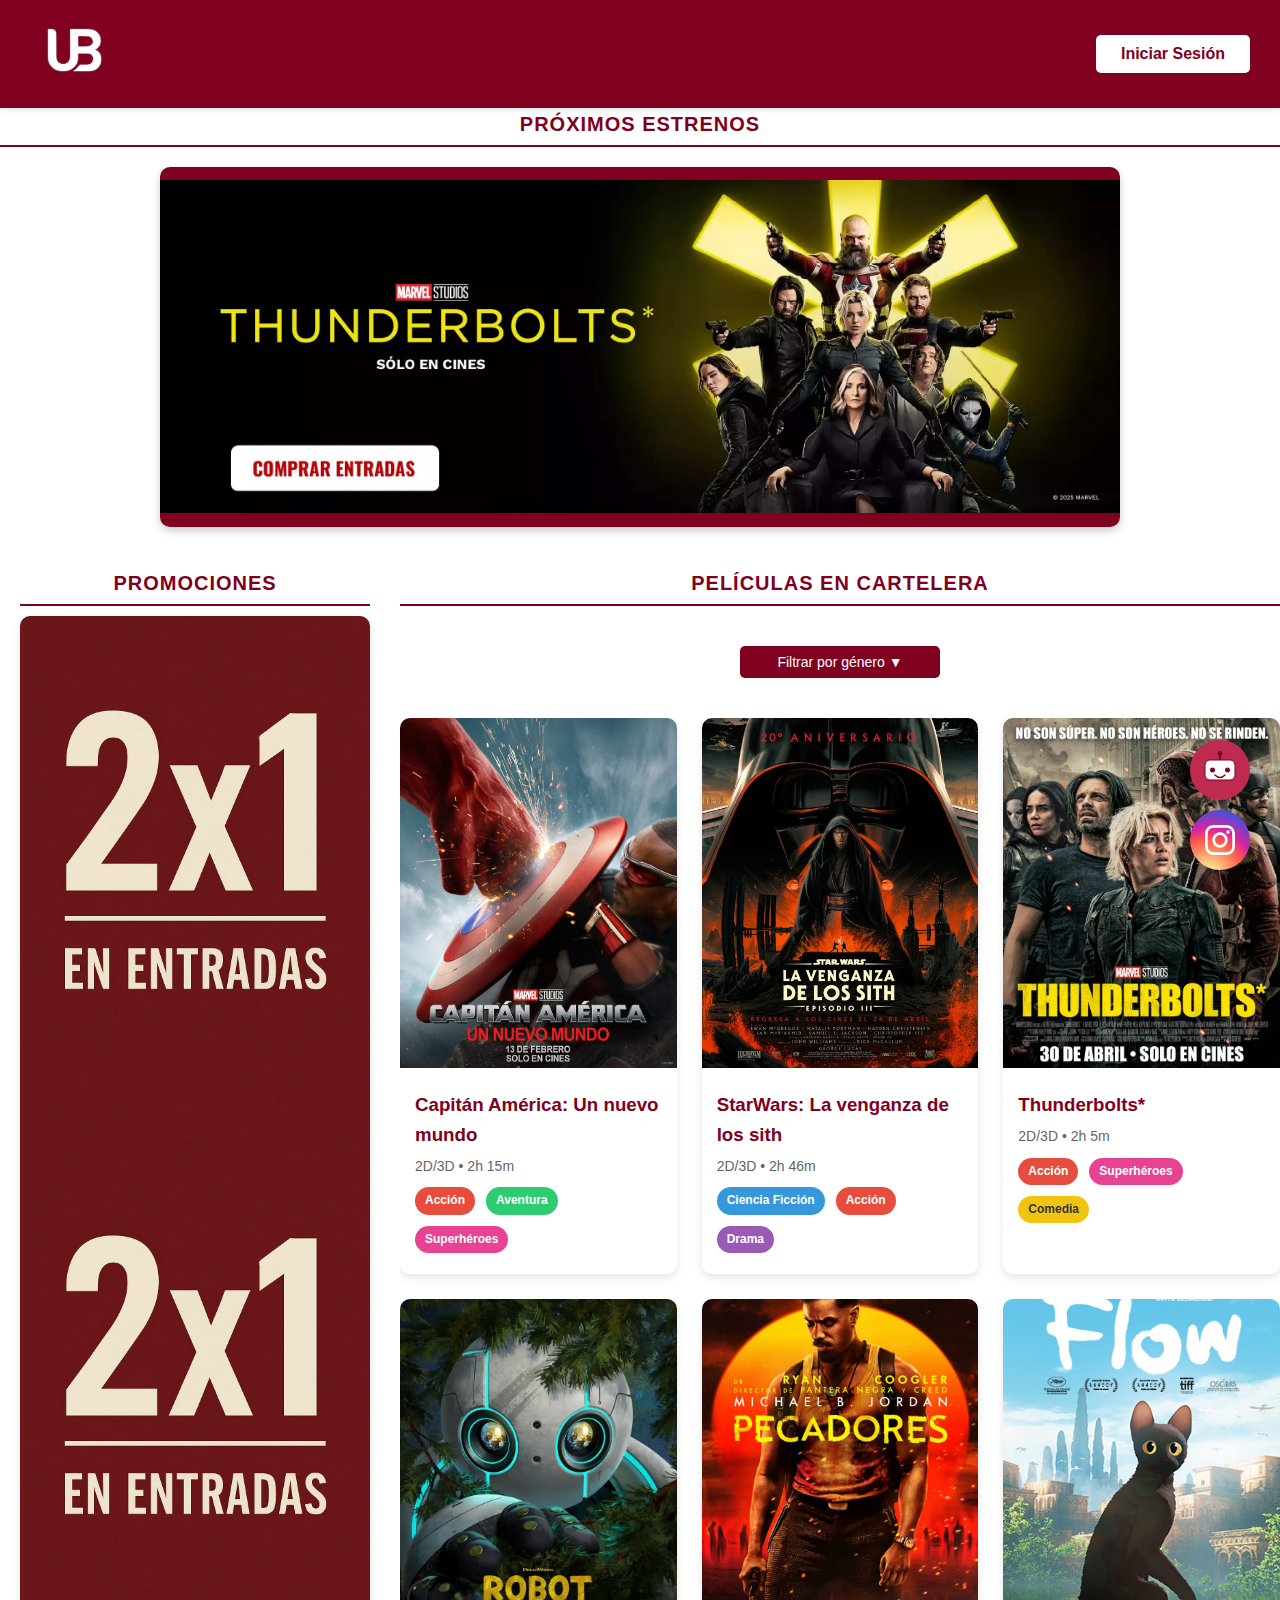
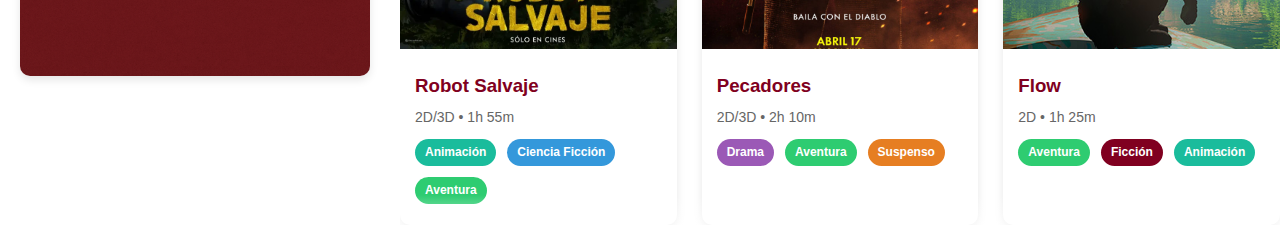
<file: index.html>
<!DOCTYPE html>
<html lang="es">
<head>
    <meta charset="UTF-8">
    <meta name="viewport" content="width=device-width, initial-scale=1.0">
    <title>Cine-Teatro-Central</title>
    <link rel="stylesheet" href="stylesIndex.css">
</head>
<body>
    <!-- Encabezado -->
    <header>
        <a href="index.html" aria-label="Volver a la página principal">
            <div class="logo">
                <img src="imagenes/logo1.png" alt="CineStar Logo" width="120" height="70">
            </div>
        </a>
        <a class="iniciarSecion" href="login.html" aria-label="Volver a la página principal">
            <div class="header-right">
                <button id="loginBtn" aria-label="Iniciar sesión">Iniciar Sesión</button>
            </div>
        </a>
    </header>

    <!-- Botón flotante de Instagram -->
    <a href="" target="_blank" class="instagram-float" aria-label="Síguenos en Instagram">
        <svg xmlns="http://www.w3.org/2000/svg" viewBox="0 0 24 24" width="30" height="30">
            <path fill="white" d="M12 2.163c3.204 0 3.584.012 4.85.07 3.252.148 4.771 1.691 4.919 4.919.058 1.265.069 1.645.069 4.849 0 3.205-.012 3.584-.069 4.849-.149 3.225-1.664 4.771-4.919 4.919-1.266.058-1.644.07-4.85.07-3.204 0-3.584-.012-4.849-.07-3.26-.149-4.771-1.699-4.919-4.92-.058-1.265-.07-1.644-.07-4.849 0-3.204.013-3.583.07-4.849.149-3.227 1.664-4.771 4.919-4.919 1.266-.057 1.645-.069 4.849-.069zM12 0C8.741 0 8.333.014 7.053.072 2.695.272.273 2.69.073 7.052.014 8.333 0 8.741 0 12c0 3.259.014 3.668.072 4.948.2 4.358 2.618 6.78 6.98 6.98C8.333 23.986 8.741 24 12 24c3.259 0 3.668-.014 4.948-.072 4.354-.2 6.782-2.618 6.979-6.98.059-1.28.073-1.689.073-4.948 0-3.259-.014-3.667-.072-4.947-.196-4.354-2.617-6.78-6.979-6.98C15.668.014 15.259 0 12 0zm0 5.838a6.162 6.162 0 100 12.324 6.162 6.162 0 000-12.324zM12 16a4 4 0 110-8 4 4 0 010 8zm6.406-11.845a1.44 1.44 0 100 2.881 1.44 1.44 0 000-2.881z"/>
        </svg>
    </a>

    <!-- Botón flotante del chatbot -->
    <div class="chatbot-float" id="chatbotButton" aria-label="Abrir chatbot de asistencia">
        <svg xmlns="http://www.w3.org/2000/svg" viewBox="0 0 100 100" width="50" height="50" aria-hidden="true">
            <!-- Cabeza del robot -->
            <rect x="20" y="30" width="60" height="40" rx="10" fill="white" stroke="#800020" stroke-width="2"/>
            
            <!-- Ojos -->
            <circle cx="35" cy="50" r="5" fill="#800020"/>
            <circle cx="65" cy="50" r="5" fill="#800020"/>
            
            <!-- Boca (línea curva sonriente) -->
            <path d="M40 60 Q50 70 60 60" stroke="#800020" stroke-width="3" fill="none" stroke-linecap="round"/>
            
            <!-- Antena -->
            <line x1="50" y1="20" x2="50" y2="30" stroke="#800020" stroke-width="4"/>
            <circle cx="50" cy="17" r="5" fill="#800020"/>
          </svg>
          
          
          
    </div>


    <!-- Contenedor del chatbot -->
    <div class="chatbot-container" id="chatbotContainer">
        <div class="chatbot-header">
            <h3>Asistencia Cine Belgrano</h3>
            <button class="close-chatbot" id="closeChatbot">&times;</button>
        </div>
        <div class="chatbot-messages" id="chatbotMessages">
            <!-- Mensajes aparecerán aquí -->
        </div>
        <div class="chatbot-input">
            <input type="text" id="chatbotInput" placeholder="Escribe tu pregunta..." aria-label="Escribe tu pregunta para el chatbot">
            <button id="sendMessage">Enviar</button>
        </div>
    </div>

    <!-- Carrusel principal reducido -->
    <h2 class="promo-title">Próximos Estrenos</h2>
    <div class="main-carousel-container">
        <div class="main-carousel" id="mainCarousel">
            
            <img src="imagenes/img01.jpg" alt="Película 1">
            <img src="imagenes/img02.jpg" alt="Película 2">
            <img src="imagenes/img03.jpg" alt="Película 3">
            
           
        </div>
    </div>

    <!-- Sección principal -->
    <main>
        <!-- Contenedor combinado de promociones y cartelera -->
        <div class="promo-and-movies">
            <!-- Carrusel promocional vertical con título -->
            <div>
                <h2 class="promo-title">Promociones</h2>
                <div class="promo-carousel-container">
                    <div class="promo-carousel" id="promoCarousel">
                        
                        <img src="imagenes/promo.png" alt="Promoción 1">
                        <img src="imagenes/promo.png" alt="Promoción 1">
                        <img src="imagenes/promo.png" alt="Promoción 1">
                        <img src="imagenes/promo.png" alt="Promoción 1">
                        <img src="imagenes/promo.png" alt="Promoción 1">
                        <img src="imagenes/promo.png" alt="Promoción 1">
                    </div>
                </div>
            </div>

            <!-- Películas en cartelera -->
            <section class="movies-grid">
                <h2 class="section-title">Películas en Cartelera</h2>
                <div class="filter-container">
                    <button class="filter-btn" id="filterBtn">Filtrar por género ▼</button>
                    <div class="filter-dropdown" id="filterDropdown">
                        <button class="filter-option" data-genre="all">Todos</button>
                        <button class="filter-option" data-genre="accion">Acción</button>
                        <button class="filter-option" data-genre="animacion">Animación</button>
                        <button class="filter-option" data-genre="aventura">Aventura</button>
                        <button class="filter-option" data-genre="ciencia-ficcion">Ciencia Ficción</button>
                        <button class="filter-option" data-genre="comedia">Comedia</button>
                        <button class="filter-option" data-genre="drama">Drama</button>
                        <button class="filter-option" data-genre="fantasia">Fantasía</button>
                        <button class="filter-option" data-genre="suspenso">Suspenso</button>
                        <button class="filter-option" data-genre="policial">Policial</button>
                        <button class="filter-option" data-genre="superheroes">Superhéroes</button>
                    </div>
                </div>
                <div class="movies-container">
                    <!-- Película 1 -->
                    <div class="movie-card" onclick="location.href='detalles.html'" data-genre="accion,aventura,superheroes">
                        <img src="imagenes/img1.jpeg" alt="Capitán América">
                        <div class="movie-info">
                            <h3>Capitán América: Un nuevo mundo</h3>
                            <p>2D/3D • 2h 15m</p>
                            <div class="movie-genres">
                                <span class="genre-tag" data-genre="accion">Acción</span>
                                <span class="genre-tag" data-genre="aventura">Aventura</span>
                                <span class="genre-tag" data-genre="superheroes">Superhéroes</span>
                            </div>
                        </div>
                    </div>

                    <!-- Película 2 -->
                    <div class="movie-card" onclick="location.href='detalles.html'" data-genre="ciencia-ficcion,accion,drama">
                        <img src="imagenes/img2.jpeg" alt="Duna">
                        <div class="movie-info">
                            <h3>StarWars: La venganza de los sith</h3>
                            <p>2D/3D • 2h 46m</p>
                            <div class="movie-genres">
                                <span class="genre-tag" data-genre="ciencia-ficcion">Ciencia Ficción</span>
                                <span class="genre-tag" data-genre="accion">Acción</span>
                                <span class="genre-tag" data-genre="drama">Drama</span>
                            </div>
                        </div>
                    </div>

                    <!-- Película 3 -->
                    <div class="movie-card" onclick="location.href='detalles.html'" data-genre="accion,superheroes,comedia">
                        <img src="imagenes/img3.jpeg" alt="Kung Fu Panda">
                        <div class="movie-info">
                            <h3>Thunderbolts*</h3>
                            <p>2D/3D • 2h 5m</p>
                            <div class="movie-genres">
                                <span class="genre-tag" data-genre="accion">Acción</span>
                                <span class="genre-tag" data-genre="superheroes">Superhéroes</span>
                                <span class="genre-tag" data-genre="comedia">Comedia</span>
                            </div>

                        </div>
                    </div>

                    <!-- Película 4 -->
                    <div class="movie-card" onclick="location.href='detalles.html'" data-genre="ciencia-ficcion,animacion,aventura">
                        <img src="imagenes/img4.jpeg" alt="Godzilla y Kong">
                        <div class="movie-info">
                            <h3>Robot Salvaje</h3>
                            <p>2D/3D • 1h 55m</p>
                            <div class="movie-genres">
                                <span class="genre-tag" data-genre="animacion">Animación</span>
                                <span class="genre-tag" data-genre="ciencia-ficcion">Ciencia Ficción</span>
                                <span class="genre-tag" data-genre="aventura">Aventura</span>
                            </div>
                            
                        </div>
                    </div>

                    <!-- Película 5 -->
                    <div class="movie-card" onclick="location.href='detalles.html'" data-genre="suspenso,aventura,drama">
                        <img src="imagenes/img5.jpeg" alt="Avatar">
                        <div class="movie-info">
                            <h3>Pecadores</h3>
                            <p>2D/3D • 2h 10m</p>
                            <div class="movie-genres">
                                <span class="genre-tag" data-genre="drama">Drama</span>
                                <span class="genre-tag" data-genre="aventura">Aventura</span>
                                <span class="genre-tag" data-genre="suspenso">Suspenso</span>
                            </div>

                        </div>
                    </div>

                    <!-- Película 6 -->
                    <div class="movie-card" onclick="location.href='detalles.html'" data-genre="aventura,Ficción,animacion">
                        <img src="imagenes/img6.jpeg" alt="The Batman">
                        <div class="movie-info">
                            <h3>Flow</h3>
                            <p>2D • 1h 25m</p>
                            <div class="movie-genres">
                                <span class="genre-tag" data-genre="aventura">Aventura</span>
                                <span class="genre-tag" data-genre="Ficción">Ficción</span>
                                <span class="genre-tag" data-genre="animacion">Animación</span>
                            </div>
                        </div>
                    </div>
                            
                    
                </div>
            </section>
        </div>
    </main>

    <script src="scriptsIndex.js"></script>
    <script src="scriptsChatbot.js"></script>
</body>
</html>
</file>
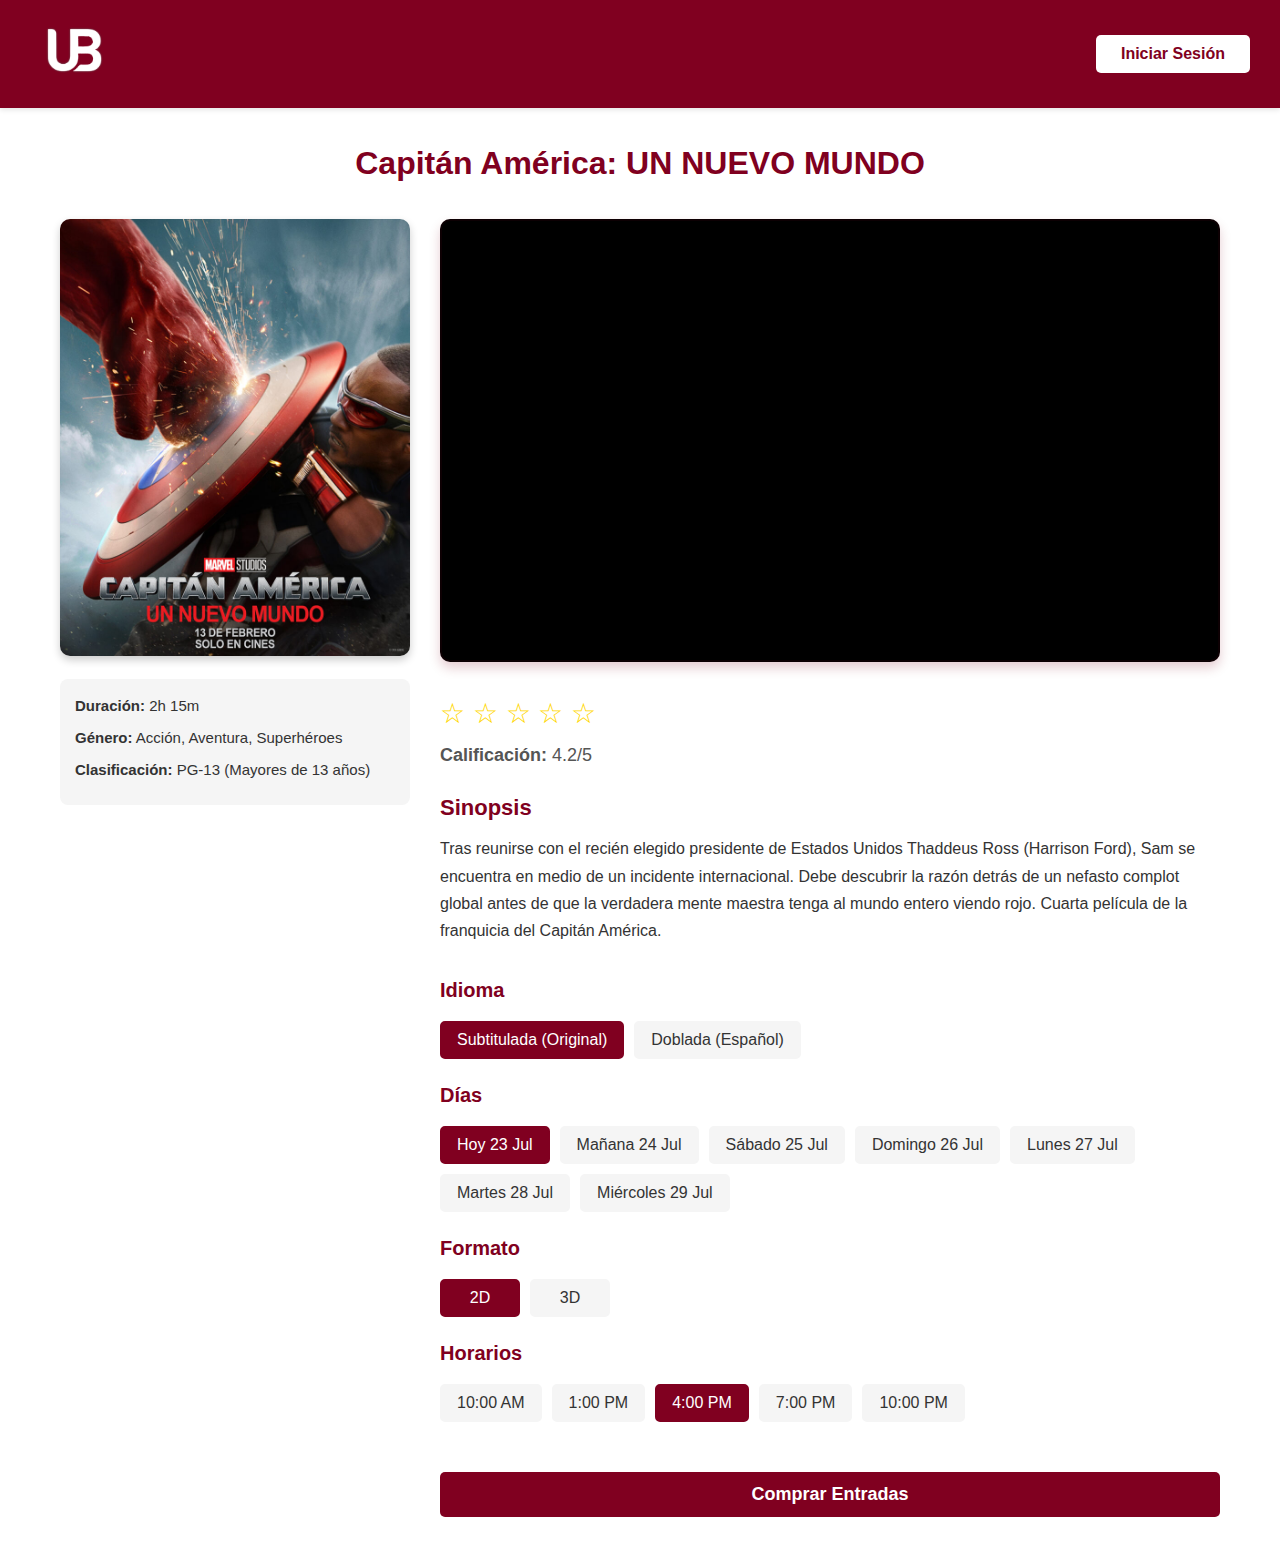
<file: detalles.html>
<!DOCTYPE html>
<html lang="es">
<head>
    <meta charset="UTF-8">
    <meta name="viewport" content="width=device-width, initial-scale=1.0">
    <meta name="description" content="Compra de entradas para Capitán América: UN NUEVO MUNDO en CineStar">
    <title>Detalles de Película - Cine - Teatro - Central</title>
    <link rel="stylesheet" href="stylesDetalles.css">
</head>
<body>
    <!-- Encabezado -->
    <header>
        <a href="index.html" aria-label="Volver a la página principal">
            <div class="logo">
                <img src="imagenes/logo1.png" alt="CineStar Logo" width="120" height="70">
            </div>
        </a>
        <a class="iniciarSecion" href="login.html" aria-label="Volver a la página principal">
            <div class="header-right">
                <button id="loginBtn" aria-label="Iniciar sesión">Iniciar Sesión</button>
            </div>
        </a>
    </header>

    <!-- Contenido principal -->
    <main class="movie-details-container">
        <h1>Capitán América: UN NUEVO MUNDO</h1>
        
        <div class="movie-main-info">
            <!-- Imagen y detalles básicos -->
            <div class="movie-poster-container">
                <img src="imagenes/img1.jpeg" alt="Póster de Capitán América: UN NUEVO MUNDO" class="movie-poster" width="350" height="525">
                <div class="quick-info">
                    <p><strong>Duración:</strong> 2h 15m</p>
                    <p><strong>Género:</strong> Acción, Aventura, Superhéroes</p>
                    <p><strong>Clasificación:</strong> PG-13 (Mayores de 13 años)</p>
                </div>
            </div>
            
            <!-- Detalles extendidos -->
            <div class="movie-extended-info">

                <!-- Trailer de la película -->
                <div class="trailer-container">
                    <iframe 
                        width="560" 
                        height="315" 
                        src="https://www.youtube.com/embed/i0zaDSsk08w?autoplay=0&mute=0&controls=1" 
                        title="Tráiler de Capitán América: Un Nuevo Mundo" 
                        frameborder="0" 
                        allow="accelerometer; autoplay; clipboard-write; encrypted-media; gyroscope; picture-in-picture" 
                        allowfullscreen
                        loading="lazy">
                    </iframe>
                </div>

                <!-- Calificación -->
                <div class="rating-section" aria-label="Calificación de la película">
                    <div class="stars" id="stars" role="group" aria-label="Valoración con estrellas">
                        <span role="radio" aria-checked="false" tabindex="0">☆</span>
                        <span role="radio" aria-checked="false" tabindex="0">☆</span>
                        <span role="radio" aria-checked="false" tabindex="0">☆</span>
                        <span role="radio" aria-checked="false" tabindex="0">☆</span>
                        <span role="radio" aria-checked="false" tabindex="0">☆</span>
                    </div>
                    <p class="average-rating"><strong>Calificación:</strong> <span id="averageRating">4.2</span>/5</p>
                </div>
                
                <!-- Sinopsis -->
                <section class="synopsis" aria-labelledby="synopsis-heading">
                    <h3 id="synopsis-heading">Sinopsis</h3>
                    <p>Tras reunirse con el recién elegido presidente de Estados Unidos Thaddeus Ross (Harrison Ford), Sam se encuentra en medio de un incidente internacional. Debe descubrir la razón detrás de un nefasto complot global antes de que la verdadera mente maestra tenga al mundo entero viendo rojo. Cuarta película de la franquicia del Capitán América.</p>
                </section>
                
                <!-- Selección de formato y horario -->
                <div class="selection-section">

                    <div class="language-selection" aria-labelledby="language-heading">
                        <h3 id="language-heading">Idioma</h3>
                        <div class="language-options" role="group">
                            <button id="btn-subbed" class="language-btn selected" aria-pressed="true">
                                Subtitulada (Original)
                            </button>
                            <button id="btn-dubbed" class="language-btn" aria-pressed="false">
                                Doblada (Español)
                            </button>
                        </div>
                    </div>
                    

                    <div class="day-selection" aria-labelledby="day-heading">
                        <h3 id="day-heading">Días</h3>
                        <div class="day-options" id="dayOptions" role="group">
                            <!-- Los días se generarán aquí con JavaScript -->
                            
                        </div>
                    </div>

                    <div class="format-selection" aria-labelledby="format-heading">
                        <h3 id="format-heading">Formato</h3>
                        <div class="format-options" role="group">
                            <button id="btn-2d" class="format-btn selected" aria-pressed="true">2D</button>
                            <button id="btn-3d" class="format-btn" aria-pressed="false">3D</button>
                        </div>
                    </div>
                    
                    <div class="schedule-selection" aria-labelledby="schedule-heading">
                        <h3 id="schedule-heading">Horarios</h3>
                        <div class="schedule-options" role="group">
                            <button id="time-1000" class="schedule-btn" aria-label="Horario 10:00 AM">10:00 AM</button>
                            <button id="time-1300" class="schedule-btn" aria-label="Horario 1:00 PM">1:00 PM</button>
                            <button id="time-1600" class="schedule-btn selected" aria-label="Horario 4:00 PM" aria-pressed="true">4:00 PM</button>
                            <button id="time-1900" class="schedule-btn" aria-label="Horario 7:00 PM">7:00 PM</button>
                            <button id="time-2200" class="schedule-btn" aria-label="Horario 10:00 PM">10:00 PM</button>
                        </div>
                    </div>
                </div>
                
                <!-- Botón de compra -->
                <button id="buyBtn" class="primary-btn" aria-label="Comprar entradas para Capitán América">Comprar Entradas</button>
            </div>
        </div>
    </main>

    <!-- Modal de selección de butacas -->
    <div id="seatModal" class="modal">
        <div class="modal-content">
            <span class="close-modal">&times;</span>
            <h2>Selecciona tus butacas</h2>
            <p class="screen-indicator">Pantalla</p>
            <div class="screen-display"></div>
            
            <div class="cinema-seat-map">
                <!-- 
                Se generarán 3 secciones:
                - Izquierda: A-E
                - Centro: F-O 
                - Derecha: P-T
                -->
            </div>
            
            <div class="seat-selection-summary">
                <div class="selected-seats-container">
                    <h3>Butacas seleccionadas:</h3>
                    <div id="selectedSeats"></div>
                </div>
                <div class="total-price">
                    <h3>Total:</h3>
                    <p id="totalAmount">$0.00</p>
                </div>
            </div>
            
            <button id="confirmPurchase" class="primary-btn">Confirmar Compra</button>
        </div>
    </div>

    <script src="scriptsDetalles.js"></script>
</body>
</html>
</file>
<file: stylesIndex.css>
/* Variables y estilos generales */
:root {
    --primary-color: #800020;
    --secondary-color: #580015;
    --accent-color: #b3003b;
    --light-color: #ffffff;
    --dark-color: #333333;
    --gray-color: #f5f5f5;
    --seat-available: #dddddd;
    --seat-selected: #4CAF50;
    --seat-reserved: #800020;
}

.iniciarSecion{
    text-decoration: none;
}

main {
    display: flex;
    flex-direction: column;
    
}

* {
    box-sizing: border-box;
    margin: 0;
    padding: 0;
}

body {
    font-family: "Arial Narrow", Arial, sans-serif;
    background-color: var(--light-color);
    color: var(--dark-color);
    line-height: 1.6;
}

/* Encabezado */
header {
    background-color: var(--primary-color);
    padding: 15px 30px;
    display: flex;
    justify-content: space-between;
    align-items: center;
    box-shadow: 0 2px 5px rgba(0, 0, 0, 0.1);
    position: sticky;
    top: 0;
    z-index: 1000;
}

.logo img {
    width: 89px;
    height: 70px;
    transition: transform 0.3s;
}

.logo img:hover {
    transform: scale(1.05);
}

.header-right {
    display: flex;
    align-items: center;
    gap: 30px;
}

nav {
    display: flex;
    gap: 20px;
}

nav a {
    color: var(--light-color);
    text-decoration: none;
    font-size: 16px;
    font-weight: bold;
    transition: color 0.3s;
}

nav a:hover {
    color: #ffcc00;
}

button {
    cursor: pointer;
    transition: all 0.3s;
}

#loginBtn {
    background-color: var(--light-color);
    color: var(--primary-color);
    border: none;
    padding: 10px 25px;
    border-radius: 5px;
    font-weight: bold;
    font-size: 16px;
}

#loginBtn:hover {
    background-color: #ffcc00;
    color: var(--dark-color);
}

/* Chatbot flotante */
.chatbot-float {
    position: fixed;
    bottom: 100px;
    right: 30px;
    width: 60px;
    height: 60px;
    border-radius: 50%;
    background-color: #bf2b50;
    display: flex;
    justify-content: center;
    align-items: center;
    box-shadow: 0 4px 12px rgba(0, 0, 0, 0.3);
    z-index: 100;
    transition: transform 0.3s;
    cursor: pointer;
}

.chatbot-float:hover {
    transform: scale(1.1);
    background-color: var(--accent-color);
}

.chatbot-container {
    position: fixed;
    bottom: 170px;
    right: 30px;
    width: 300px;
    height: 350px;
    background-color: white;
    border-radius: 10px;
    box-shadow: 0 5px 15px rgba(0, 0, 0, 0.2);
    z-index: 101;
    display: none;
    flex-direction: column;
    overflow: hidden;
}

.chatbot-header {
    background-color: var(--primary-color);
    color: white;
    padding: 15px;
    display: flex;
    justify-content: space-between;
    align-items: center;
}

.chatbot-header h3 {
    margin: 0;
    font-size: 16px;
}

.close-chatbot {
    background: none;
    border: none;
    color: white;
    font-size: 24px;
    cursor: pointer;
}

.chatbot-messages {
    flex: 1;
    padding: 15px;
    overflow-y: auto;
    background-color: #f9f9f9;
}

.chatbot-input {
    display: flex;
    padding: 10px;
    border-top: 1px solid #ddd;
    background-color: white;
}

.chatbot-input input {
    flex: 1;
    padding: 8px;
    border: 1px solid #ddd;
    border-radius: 4px;
    margin-right: 5px;
}

.chatbot-input button {
    background-color: var(--primary-color);
    color: white;
    border: none;
    padding: 8px 15px;
    border-radius: 4px;
    cursor: pointer;
}

.chatbot-input button:hover {
    background-color: var(--accent-color);
}

/* Mensajes del chatbot */
.message {
    margin-bottom: 10px;
    padding: 8px 12px;
    border-radius: 18px;
    max-width: 80%;
    word-wrap: break-word;
}

.bot-message {
    background-color: #e5e5ea;
    color: black;
    align-self: flex-start;
}

.user-message {
    background-color: var(--primary-color);
    color: white;
    align-self: flex-end;
    margin-left: auto;
}

@media (max-width: 768px) {
    .chatbot-container {
        width: 280px;
        height: 380px;
        right: 15px;
        bottom: 150px;
    }

    .chatbot-float {
        right: 15px;
        bottom: 90px;
    }
}

/* Botón flotante de Instagram */
.instagram-float {
    position: fixed;
    bottom: 30px;
    right: 30px;
    width: 60px;
    height: 60px;
    border-radius: 50%;
    background: radial-gradient(circle at 30% 107%, #fdf497 0%, #fdf497 5%, #fd5949 45%, #d6249f 60%, #285AEB 90%);
    display: flex;
    justify-content: center;
    align-items: center;
    box-shadow: 0 4px 12px rgba(0, 0, 0, 0.3);
    z-index: 100;
    transition: transform 0.3s;
}

.instagram-float:hover {
    transform: scale(1.1);
}

.instagram-float img {
    width: 30px;
    height: 30px;
}

/* Contenedor principal del carrusel */
.main-carousel-container {
    width: 75%;
    margin: 20px auto;
    overflow: hidden;
    position: relative;
    border-radius: 10px;
    background-color: var(--primary-color);
    box-shadow: 0 4px 8px rgba(0, 0, 0, 0.2);
    max-height: 500px;
}

.main-carousel {
    display: flex;
    transition: transform 0.5s cubic-bezier(0.25, 0.1, 0.25, 1);
    height: 100%;
    width: 100%;
}

.main-carousel img {
    width: 100%;
    height: auto;
    object-fit: contain;
    flex-shrink: 0;
}

@media (max-width: 768px) {
    .main-carousel-container {
        aspect-ratio: 16/9;
    }
}



/* Contenedor combinado de promociones y cartelera */
.promo-and-movies {
    display: grid;
    grid-template-columns: 0.7fr 3.3fr;
    gap: 30px;
    margin-top: 20px;
    padding-left: 20px;
    max-height: 2000;
    
}

/* Permite que el carrusel vertical crezca */
.promo-and-movies > div:first-child {
    display: flex;
    flex-direction: column;
    max-height: 2000px;
}

/* Carrusel promocional vertical CORREGIDO */
.promo-carousel-container {
    width: 350px;
    max-height: 1060px; /* Altura equivalente a 2 filas de películas */
    overflow: hidden;
    border-radius: 10px;
    box-shadow: 0 4px 8px rgba(0, 0, 0, 0.1);
}

.promo-carousel img {
    width: 100%;
    height: 770px; /* Misma altura que el contenedor */
    object-fit: cover;
}


.promo-carousel {
    display: flex;
    flex-direction: column;
    transition: transform 0.5s ease;
    height: 100%;
}

.promo-slide {
    flex: 0 0 100%;
    width: 100%;
}

.promo-slide img {
    width: 100%;
    height: 100%;
    object-fit: cover; /* Llena completamente sin dejar espacios */
    display: block;
}


/* Títulos de sección */
.promo-title,
.section-title {
    font-size: 20px;
    color: var(--primary-color);
    text-transform: uppercase;
    font-weight: 600;
    margin: 0;
    padding-bottom: 5px;
    border-bottom: 2px solid var(--primary-color);
    letter-spacing: 1px;
    text-align: center;
    margin-bottom: 10px;
}

/* Estilos para el filtro */
.filter-container {
    position: relative;
    margin: 10px auto 20px;
    width: 200px;
    text-align: center;
}

.filter-btn {
    background-color: var(--primary-color);
    color: white;
    border: none;
    padding: 8px 15px;
    border-radius: 5px;
    font-size: 14px;
    cursor: pointer;
    transition: all 0.3s;
    width: 100%;
}

.filter-btn:hover {
    background-color: var(--accent-color);
}

.filter-dropdown {
    display: none;
    position: absolute;
    top: 100%;
    left: 0;
    width: 100%;
    background-color: white;
    border: 1px solid #ddd;
    border-radius: 5px;
    box-shadow: 0 4px 8px rgba(0, 0, 0, 0.1);
    z-index: 10;
}

.filter-dropdown.show {
    display: block;
}

.filter-option {
    display: block;
    width: 100%;
    padding: 8px 15px;
    background: none;
    border: none;
    text-align: left;
    cursor: pointer;
    font-size: 14px;
    transition: background-color 0.2s;
}

.filter-option:hover {
    background-color: var(--gray-color);
}

.filter-option[data-genre="all"] {
    font-weight: bold;
    border-bottom: 1px solid #ddd;
}

/* Grid de películas */
.movies-grid {
    display: flex;
    flex-direction: column;
    gap: 20px;
    position: relative;
    margin-bottom: 0;
    padding-bottom: 20px; /* Ajusta según necesidad */
}

.movies-grid::after {
    content: "";
    position: absolute;
    bottom: 0;
    left: 0;
    right: 0;
    height: 50px;
    background: linear-gradient(to bottom, rgba(255,255,255,0), rgba(255,255,255,1));
    pointer-events: none;
}

.movies-container {
    display: grid;
    grid-template-columns: repeat(auto-fill, minmax(250px, 1fr));
    gap: 25px;
    max-height: 2000px; /* Igual que el banner promocional */
    overflow: hidden; /* Oculta películas adicionales */
}

.movie-card {
    background-color: var(--light-color);
    border-radius: 10px;
    overflow: hidden;
    box-shadow: 0 4px 8px rgba(0, 0, 0, 0.1);
    transition: transform 0.3s ease, box-shadow 0.3s ease;
    cursor: pointer;
    transform: translateY(0);
}

.movie-card:hover {
    transform: translateY(-10px);
    box-shadow: 0 10px 20px rgba(0, 0, 0, 0.2);
}

.movie-card img {
    width: 100%;
    height: 350px;
    object-fit: cover;
}

.movie-info {
    padding: 15px;
}

.movie-info h3 {
    margin-bottom: 5px;
    color: var(--primary-color);
}

.movie-info p {
    color: #666;
    font-size: 14px;
}

.movie-genres {
    margin-top: 8px;
    display: flex;
    flex-wrap: wrap;
    gap: 5px;
}

/* Estilos base para todas las etiquetas de género */
.genre-tag {
    display: inline-block;
    padding: 4px 10px;
    border-radius: 15px;
    font-size: 12px;
    font-weight: bold;
    margin-right: 6px;
    margin-bottom: 6px;
    color: white;
    background-color: var(--primary-color); /* Color por defecto */
}

/* Colores específicos para cada género */
.genre-tag[data-genre="accion"] { background-color: #e74c3c; }
.genre-tag[data-genre="aventura"] { background-color: #2ecc71; }
.genre-tag[data-genre="superheroes"] { background-color: #e84393; }
.genre-tag[data-genre="ciencia-ficcion"] { background-color: #3498db; }
.genre-tag[data-genre="drama"] { background-color: #9b59b6; }
.genre-tag[data-genre="comedia"] { background-color: #f1c40f; color: #333; }
.genre-tag[data-genre="animacion"] { background-color: #1abc9c; }
.genre-tag[data-genre="suspenso"] { background-color: #e67e22; }
.genre-tag[data-genre="policial"] { background-color: #34495e; }
.genre-tag[data-genre="fantasia"] { background-color: #8e44ad; }

/* Contenedor de géneros */
.movie-genres {
    margin-top: 10px;
    display: flex;
    flex-wrap: wrap;
}

/* Animación del carrusel promo */
@keyframes scrollPromo {
    0% { transform: translateY(0); }
    100% { transform: translateY(-50%); }
}

/* Responsive */
@media (max-width: 2304px) {
    .main-carousel-container {
        aspect-ratio: 16/6;
    }
}

@media (max-width: 1200px) {
    .main-carousel-container {
        aspect-ratio: 16/7;
    }
}

@media (max-width: 768px) {
    .main-carousel-container {
        aspect-ratio: 1/1;
        max-height: none;
    }

    .carousel-slide img {
        object-fit: contain;
    }

    header {
        flex-direction: column;
        padding: 15px;
    }

    .header-right {
        flex-direction: column;
        gap: 15px;
        margin-top: 15px;
        width: 100%;
    }

    nav {
        flex-direction: column;
        width: 100%;
        text-align: center;
    }

    #loginBtn {
        width: 100%;
    }

    .sections-wrapper {
        display: block;
    }

    .movies-container {
        grid-template-columns: 1fr;
    }
}

.banner-text {
    text-align: center;
    font-size: 24px;
    font-weight: bold;
    color: var(--primary-color);
    margin: 20px 0;
    text-transform: uppercase;
    letter-spacing: 1px;
}
</file>
<file: stylesDetalles.css>
/* detalles.css */
.iniciarSecion{
    text-decoration: none;
}
/* Variables y estilos generales */
:root {
    --primary-color: #800020;
    --secondary-color: #580015;
    --accent-color: #b3003b;
    --light-color: #ffffff;
    --dark-color: #333333;
    --gray-color: #f5f5f5;
    --seat-available: #dddddd;
    --seat-selected: #4CAF50;
    --seat-reserved: #800020;
}

* {
    box-sizing: border-box;
    margin: 0;
    padding: 0;
}

body {
    font-family: "Arial Narrow", Arial, sans-serif;
    background-color: var(--light-color);
    color: var(--dark-color);
    line-height: 1.6;
}

/* Encabezado */
header {
    background-color: var(--primary-color);
    padding: 15px 30px;
    display: flex;
    justify-content: space-between;
    align-items: center;
    box-shadow: 0 2px 5px rgba(0, 0, 0, 0.1);
}

.logo img {
    height: 70px;
    width: 89px;
    transition: transform 0.3s;
}

.logo img:hover {
    transform: scale(1.05);
}

.header-right {
    display: flex;
    align-items: center;
    gap: 30px;
}

nav {
    display: flex;
    gap: 20px;
}

nav a {
    color: var(--light-color);
    text-decoration: none;
    font-size: 16px;
    font-weight: bold;
    transition: color 0.3s;
}

nav a:hover {
    color: #ffcc00;
}

button {
    cursor: pointer;
    transition: all 0.3s;
}

#loginBtn {
    background-color: var(--light-color);
    color: var(--primary-color);
    border: none;
    padding: 10px 25px;
    border-radius: 5px;
    font-weight: bold;
    font-size: 16px;
}

#loginBtn:hover {
    background-color: #ffcc00;
    color: var(--dark-color);
}

/* Página de detalles */
.movie-details-container {
    max-width: 1200px;
    margin: 30px auto;
    padding: 0 20px;
}

.movie-details-container h1 {
    color: var(--primary-color);
    text-align: center;
    margin-bottom: 30px;
    font-size: 32px;
}

.movie-main-info {
    display: flex;
    gap: 30px;
    margin-bottom: 40px;
}

.movie-poster-container {
    flex: 0 0 350px;
}

.movie-poster {
    width: 100%;
    height: auto;
    border-radius: 10px;
    box-shadow: 0 4px 8px rgba(0, 0, 0, 0.2);
}

.quick-info {
    background-color: var(--gray-color);
    padding: 15px;
    border-radius: 8px;
    margin-top: 15px;
}

.quick-info p {
    margin-bottom: 8px;
    font-size: 15px;
}

.movie-extended-info {
    flex: 1;
}

/* Estilos para el trailer */
.trailer-container {
    margin-bottom: 30px;
    position: relative;
    padding-bottom: 56.25%; /* 16:9 */
    height: 0;
    overflow: hidden;
    border-radius: 10px;
    box-shadow: 0 6px 12px rgba(128, 0, 32, 0.2);
    border: 2px solid rgba(128, 0, 32, 0.1);
    transition: all 0.4s cubic-bezier(0.175, 0.885, 0.32, 1.275);
    background: #000;
}

.trailer-container:hover {
    transform: translateY(-5px);
    box-shadow: 0 12px 24px rgba(128, 0, 32, 0.3);
    border-color: var(--accent-color);
}

.trailer-container iframe {
    position: absolute;
    top: 0;
    left: 0;
    width: 100%;
    height: 100%;
    border: none;
    opacity: 0.95;
    transition: opacity 0.3s;
}

.trailer-container:hover iframe {
    opacity: 1;
}

/* Efecto de carga */
.trailer-container::before {
    content: "";
    position: absolute;
    top: 50%;
    left: 50%;
    transform: translate(-50%, -50%);
    width: 50px;
    height: 50px;
    border: 3px solid rgba(255, 255, 255, 0.3);
    border-radius: 50%;
    border-top-color: var(--accent-color);
    animation: spin 1s linear infinite;
    z-index: 10;
    opacity: 1;
    transition: opacity 0.3s;
}

.trailer-container.loaded::before {
    opacity: 0;
}

@keyframes spin {
    to { transform: translate(-50%, -50%) rotate(360deg); }
}

/* Calificación */
.rating-section {
    margin-top: 20px;
    margin-bottom: 20px;
}

.stars {
    color: gold;
    font-size: 28px;
    margin-bottom: 5px;
}

.stars span {
    cursor: pointer;
    transition: color 0.2s;
}

.stars span:hover {
    color: orange;
}

.average-rating {
    font-size: 18px;
    color: #555;
}

/* Sinopsis */
.synopsis {
    margin-bottom: 30px;
}

.synopsis h3 {
    color: var(--primary-color);
    margin-bottom: 10px;
    font-size: 22px;
}

.synopsis p {
    line-height: 1.7;
}

/* Selección de días, formato y horario */
/* Estilos para la selección de idioma */
.language-options {
    display: flex;
    flex-wrap: wrap;
    gap: 10px;
    margin-bottom: 20px;
}

.language-btn {
    background-color: var(--gray-color);
    color: var(--dark-color);
    border: 2px solid var(--gray-color);
    padding: 8px 15px;
    border-radius: 5px;
    font-size: 16px;
    min-width: 120px;
    cursor: pointer;
    transition: all 0.3s;
}

.language-btn:hover {
    border-color: var(--primary-color);
}

.language-btn.selected {
    background-color: var(--primary-color);
    color: var(--light-color);
    border-color: var(--primary-color);
}

.selection-section {
    margin-bottom: 30px;
}

.selection-section h3 {
    color: var(--primary-color);
    margin-bottom: 15px;
    font-size: 20px;
}

.day-options,
.format-options, 
.schedule-options {
    display: flex;
    flex-wrap: wrap;
    gap: 10px;
    margin-bottom: 20px;
}

.day-btn,
.format-btn, 
.schedule-btn {
    background-color: var(--gray-color);
    color: var(--dark-color);
    border: 2px solid var(--gray-color);
    padding: 8px 15px;
    border-radius: 5px;
    font-size: 16px;
    min-width: 80px;
}

.day-btn:hover,
.format-btn:hover, 
.schedule-btn:hover {
    border-color: var(--primary-color);
}

.day-btn.selected,
.format-btn.selected, 
.schedule-btn.selected {
    background-color: var(--primary-color);
    color: var(--light-color);
    border-color: var(--primary-color);
}

/* Botón de compra */
.primary-btn {
    background-color: var(--primary-color);
    color: var(--light-color);
    border: none;
    padding: 12px 30px;
    border-radius: 5px;
    font-size: 18px;
    font-weight: bold;
    width: 100%;
    margin-top: 20px;
}

.primary-btn:hover {
    background-color: var(--accent-color);
}

/* Modal y butacas - VERSIÓN MEJORADA */
.modal {
    display: none;
    position: fixed;
    top: 0;
    left: 0;
    width: 100%;
    height: 100%;
    background-color: rgba(0, 0, 0, 0.8);
    z-index: 1000;
    justify-content: center;
    align-items: center;
}

.modal-content {
    background-color: var(--light-color);
    padding: 25px;
    border-radius: 10px;
    width: 95%;
    max-width: 900px;
    max-height: 90vh;
    overflow-y: auto;
    position: relative;
}

.close-modal {
    position: absolute;
    top: 15px;
    right: 20px;
    font-size: 28px;
    color: #aaa;
    cursor: pointer;
    background: none;
    border: none;
}

.close-modal:hover {
    color: var(--dark-color);
}

.screen-indicator {
    text-align: center;
    font-size: 18px;
    font-weight: bold;
    margin-bottom: 10px;
    color: var(--primary-color);
}

.screen-display {
    height: 20px;
    background: linear-gradient(to bottom, #888, #ccc);
    margin-bottom: 20px;
    border-radius: 50%/10px;
    box-shadow: 0 10px 10px rgba(0, 0, 0, 0.3);
}

/* Mapa de butacas - DISEÑO TRES SECCIONES */
.cinema-seat-map {
    display: flex;
    justify-content: space-between;
    gap: 10px;
    margin-bottom: 20px;
    width: 100%;
}

.seat-section {
    display: flex;
    flex-direction: column;
    align-items: center;
    flex: 1;
    min-width: 0;
}

/* Sección izquierda (A-E) */
.seat-section.left-section {
    margin-right: auto;
    max-width: 25%;
}

/* Sección central (F-O) */
.seat-section.center-section {
    flex: 2;
    max-width: 50%;
}

/* Sección derecha (P-T) */
.seat-section.right-section {
    margin-left: auto;
    max-width: 25%;
}

.letter-row {
    display: flex;
    justify-content: center;
    margin-bottom: 5px;
    width: 100%;
}

.seat-letter {
    width: 24px;
    height: 18px;
    text-align: center;
    font-weight: bold;
    color: var(--primary-color);
    font-size: 11px;
    margin: 0 1px;
}

.seat-row {
    display: flex;
    justify-content: center;
    margin-bottom: 3px;
    width: 100%;
}

.seat {
    width: 22px;
    height: 22px;
    background-color: var(--seat-available);
    border-radius: 3px;
    display: flex;
    justify-content: center;
    align-items: center;
    cursor: pointer;
    font-size: 9px;
    margin: 0 1px;
    transition: all 0.2s;
}

.seat:hover:not(.reserved) {
    background-color: #c0c0c0;
}

.seat.selected {
    background-color: var(--seat-selected);
    color: white;
}

.seat.reserved {
    background-color: var(--seat-reserved);
    color: white;
    cursor: not-allowed;
}

/* Resumen de selección */
.seat-selection-summary {
    display: flex;
    justify-content: space-between;
    margin-top: 25px;
    padding-top: 15px;
    border-top: 1px solid #ddd;
}

.selected-seats-container h3,
.total-price h3 {
    margin-bottom: 8px;
    color: var(--primary-color);
    font-size: 16px;
}

#selectedSeats {
    display: flex;
    flex-wrap: wrap;
    gap: 6px;
}

.seat-badge {
    background-color: var(--seat-selected);
    color: white;
    padding: 4px 8px;
    border-radius: 12px;
    font-size: 13px;
}

.total-price {
    text-align: right;
    min-width: 120px;
}

#totalAmount {
    font-size: 20px;
    font-weight: bold;
    color: var(--accent-color);
}

/* Responsive */

/* Ajuste responsive para botones de idioma */
@media (max-width: 480px) {
    .language-btn {
        padding: 6px 10px;
        font-size: 14px;
        min-width: 100px;
    }
}

@media (max-width: 1024px) {
    .movie-main-info {
        flex-direction: column;
    }
    .movie-poster-container {
        flex: 1;
        max-width: 400px;
        margin: 0 auto;
    }
    
    .seat {
        width: 20px;
        height: 20px;
        font-size: 8px;
    }
    
    .seat-letter {
        width: 20px;
        font-size: 10px;
    }
}

@media (max-width: 768px) {
    header {
        flex-direction: column;
        padding: 15px;
    }
    .header-right {
        flex-direction: column;
        gap: 15px;
        margin-top: 15px;
        width: 100%;
    }
    nav {
        flex-direction: column;
        width: 100%;
        text-align: center;
    }
    #loginBtn {
        width: 100%;
    }
    
    /* Ajustes para móvil en el modal */
    .modal-content {
        padding: 15px;
    }
    
    .cinema-seat-map {
        flex-direction: column;
        gap: 15px;
    }
    
    .seat-section.left-section,
    .seat-section.center-section,
    .seat-section.right-section {
        max-width: 100%;
        width: 100%;
    }
    
    .seat {
        width: 18px;
        height: 18px;
        font-size: 7px;
    }
    
    .seat-letter {
        width: 18px;
        font-size: 9px;
    }
    
    .seat-selection-summary {
        flex-direction: column;
    }
    
    .total-price {
        text-align: left;
        margin-top: 15px;
    }
}

@media (max-width: 480px) {
    .day-options,
    .format-options,
    .schedule-options {
        gap: 5px;
    }
    
    .day-btn,
    .format-btn,
    .schedule-btn {
        padding: 6px 10px;
        font-size: 14px;
        min-width: 60px;
    }
    
    .primary-btn {
        padding: 10px 20px;
        font-size: 16px;
    }
}
</file>
